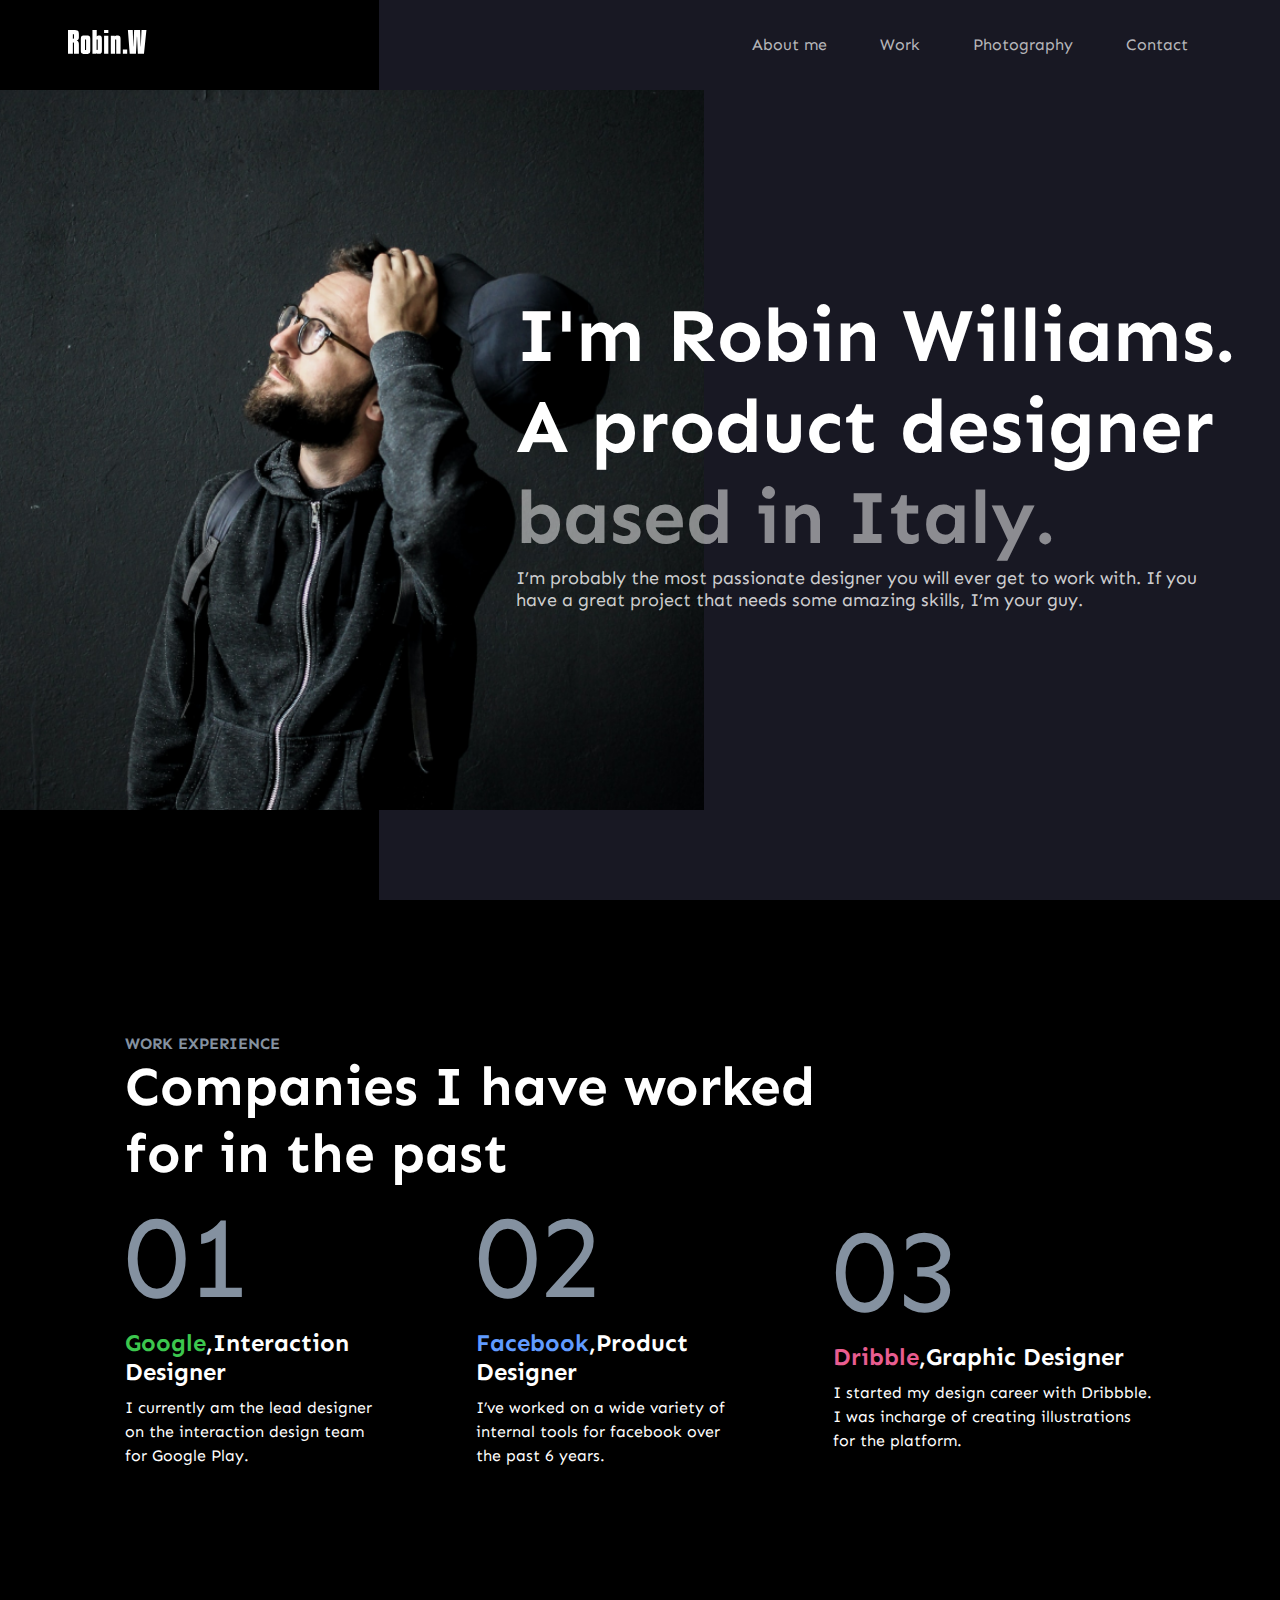
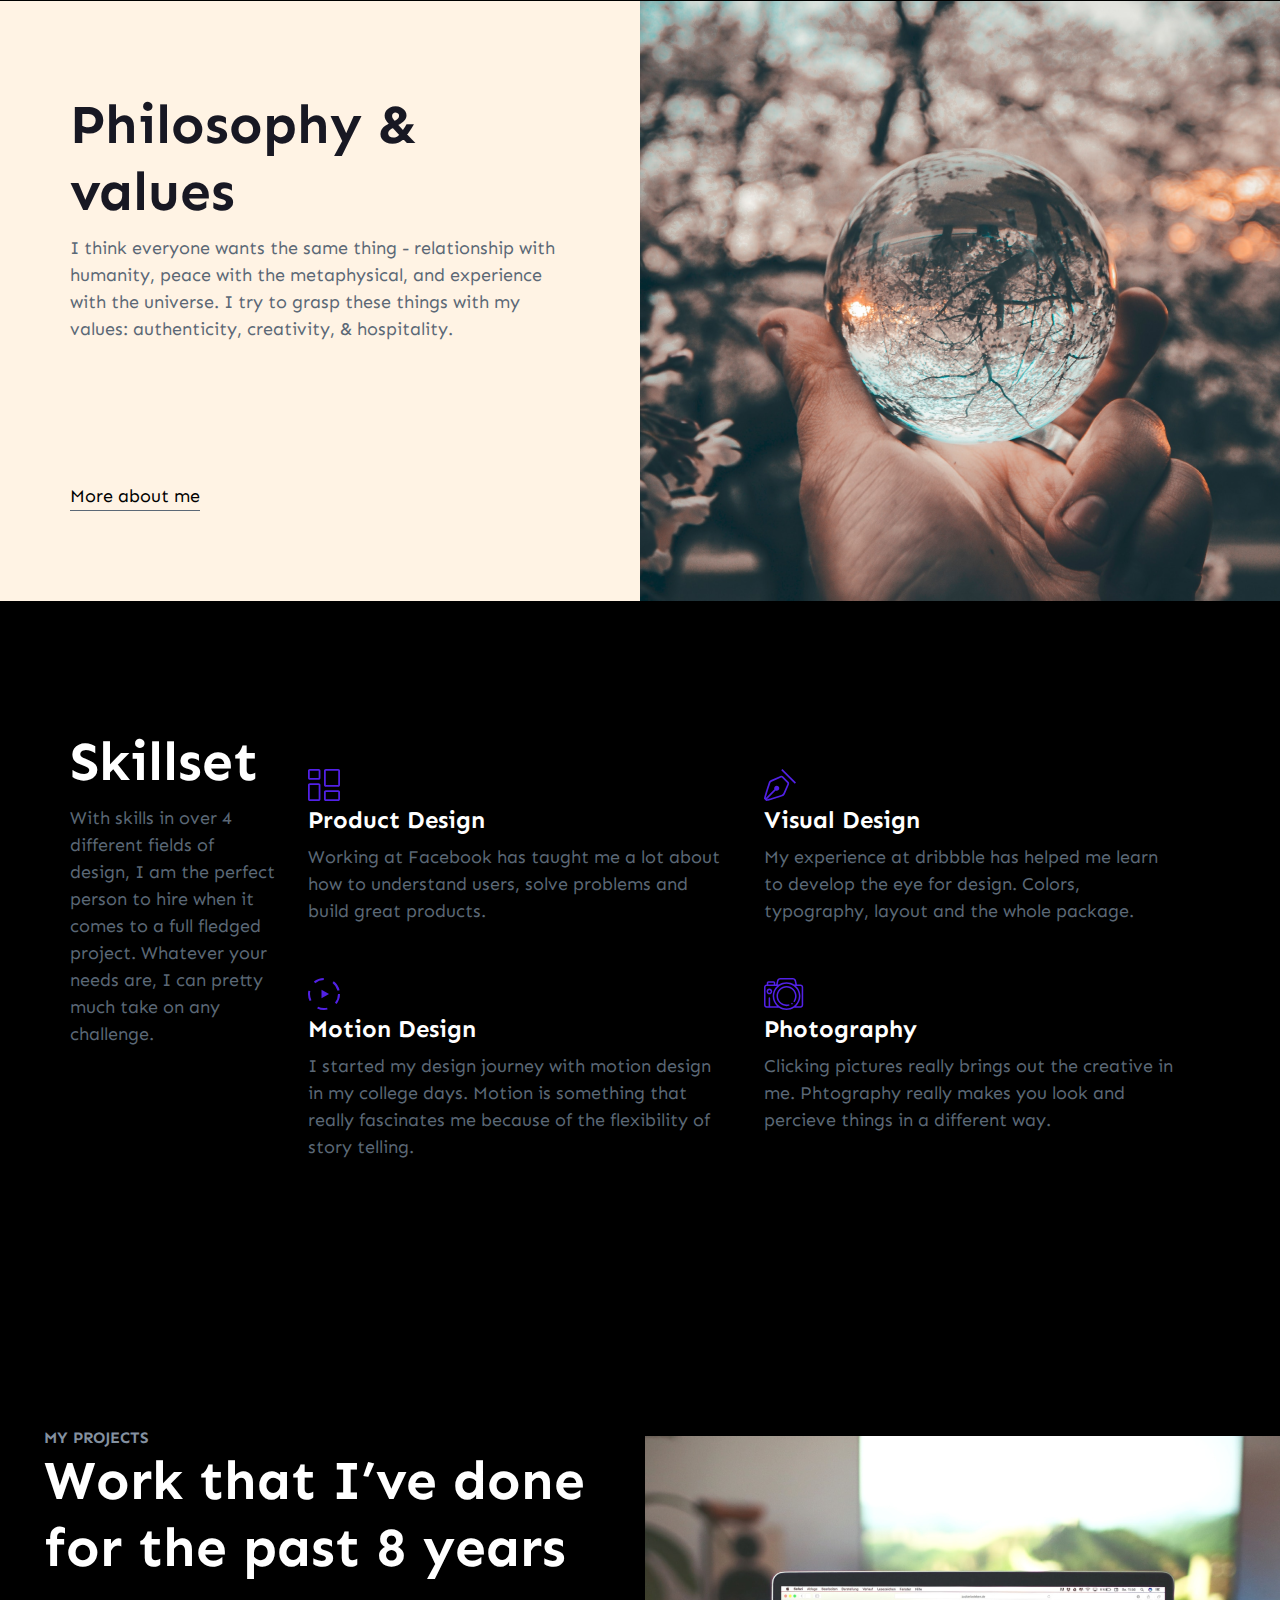
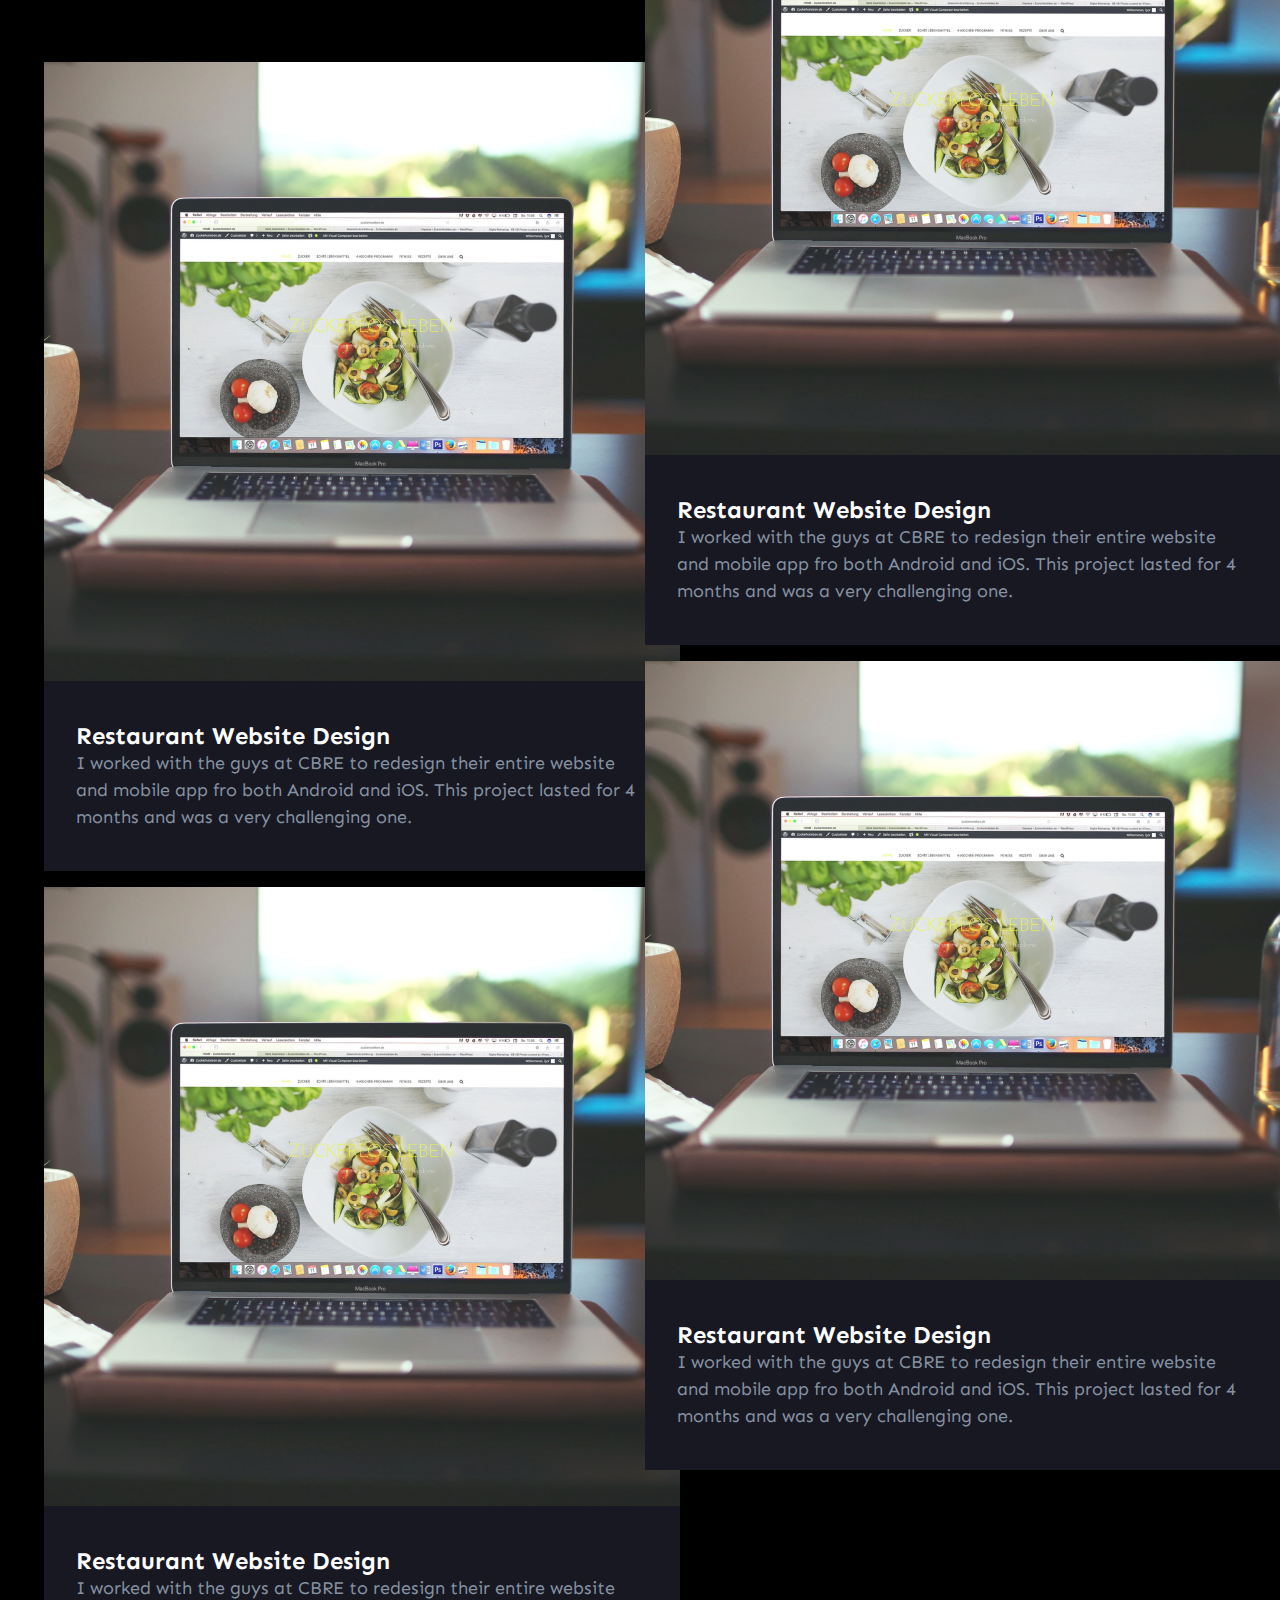
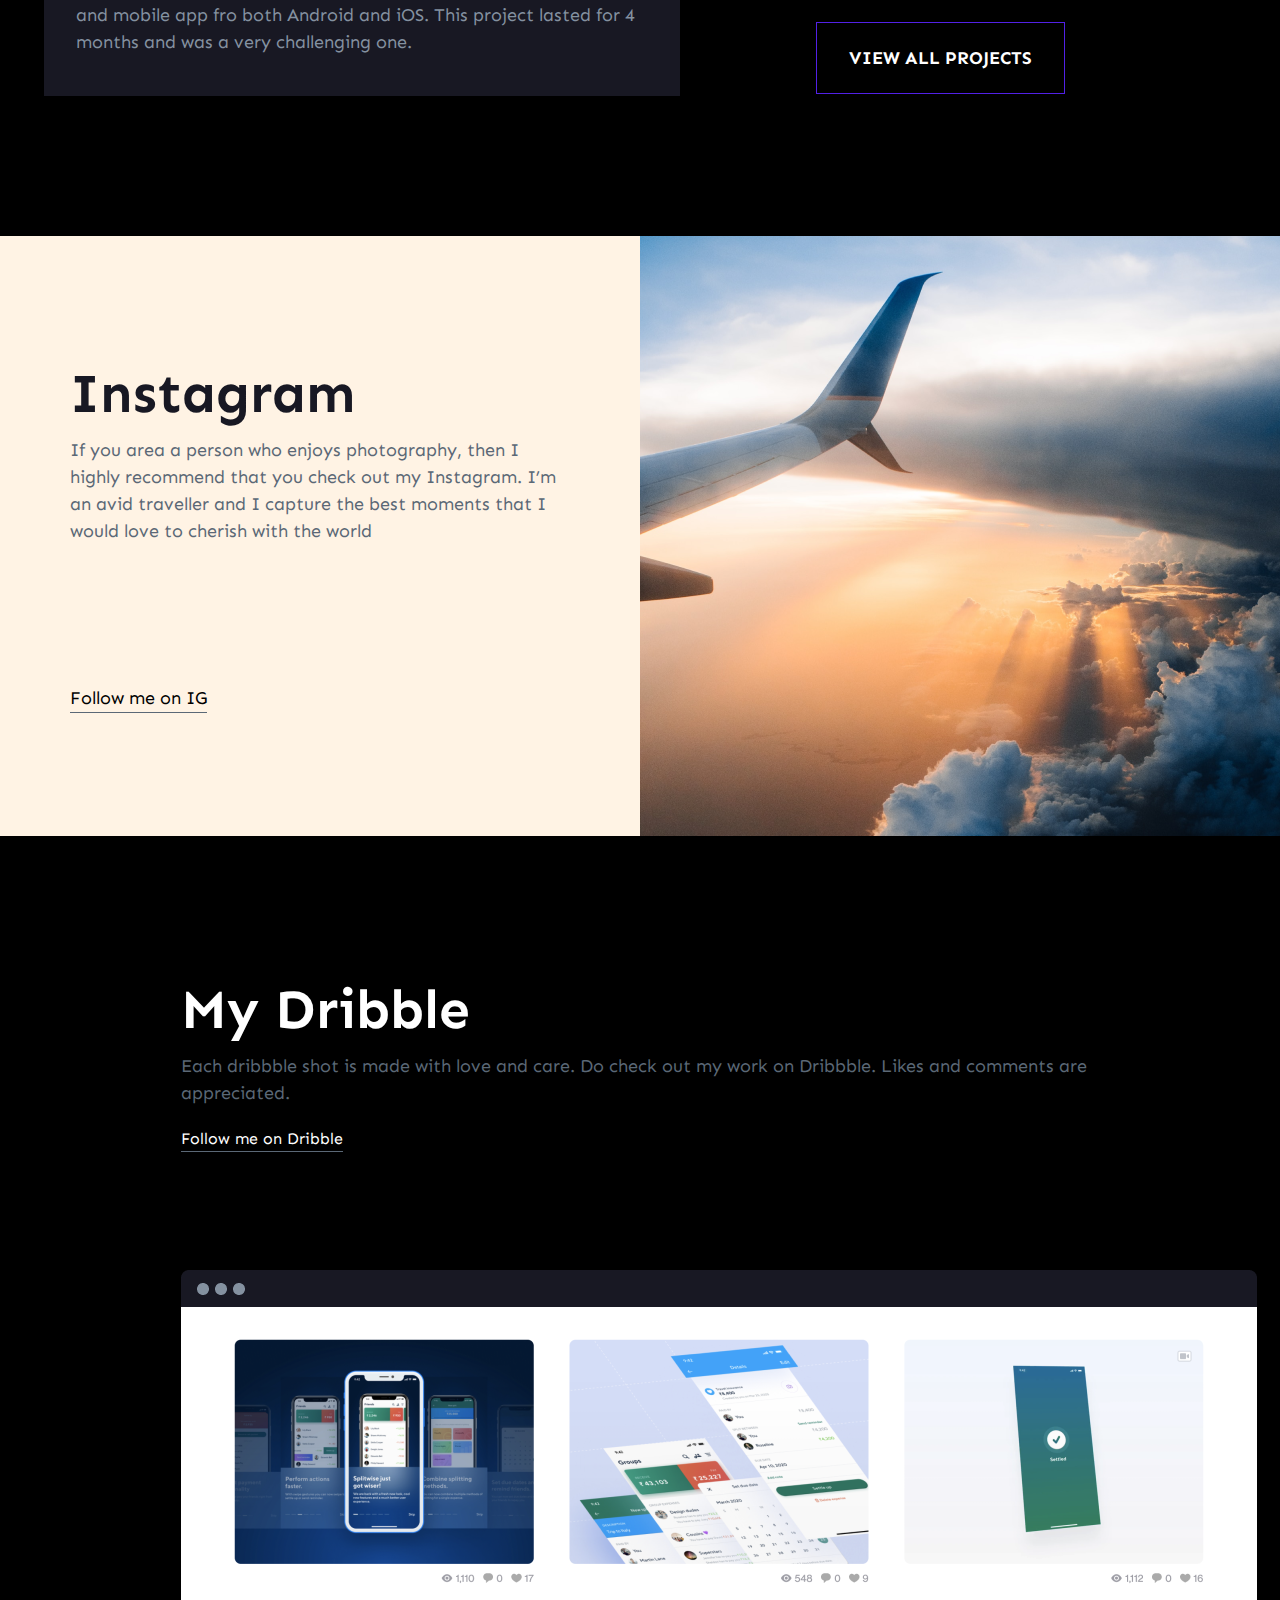
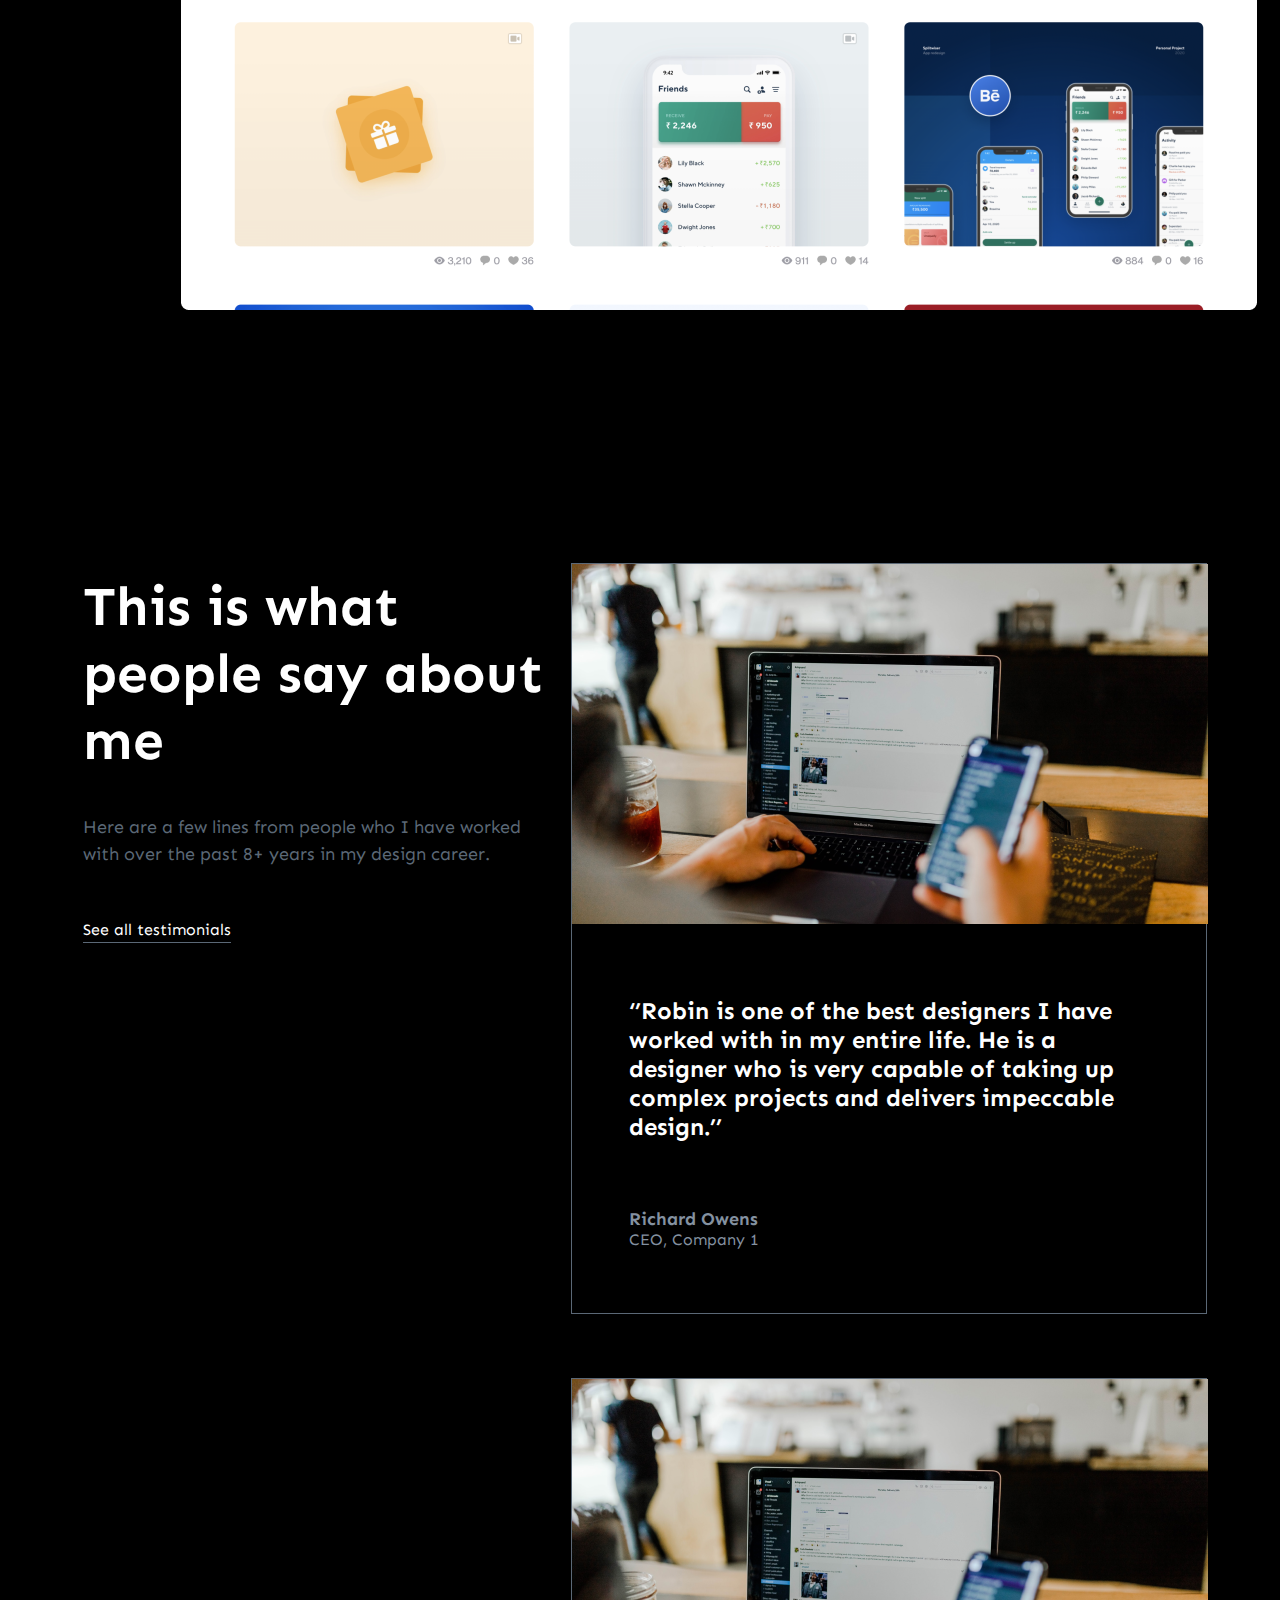
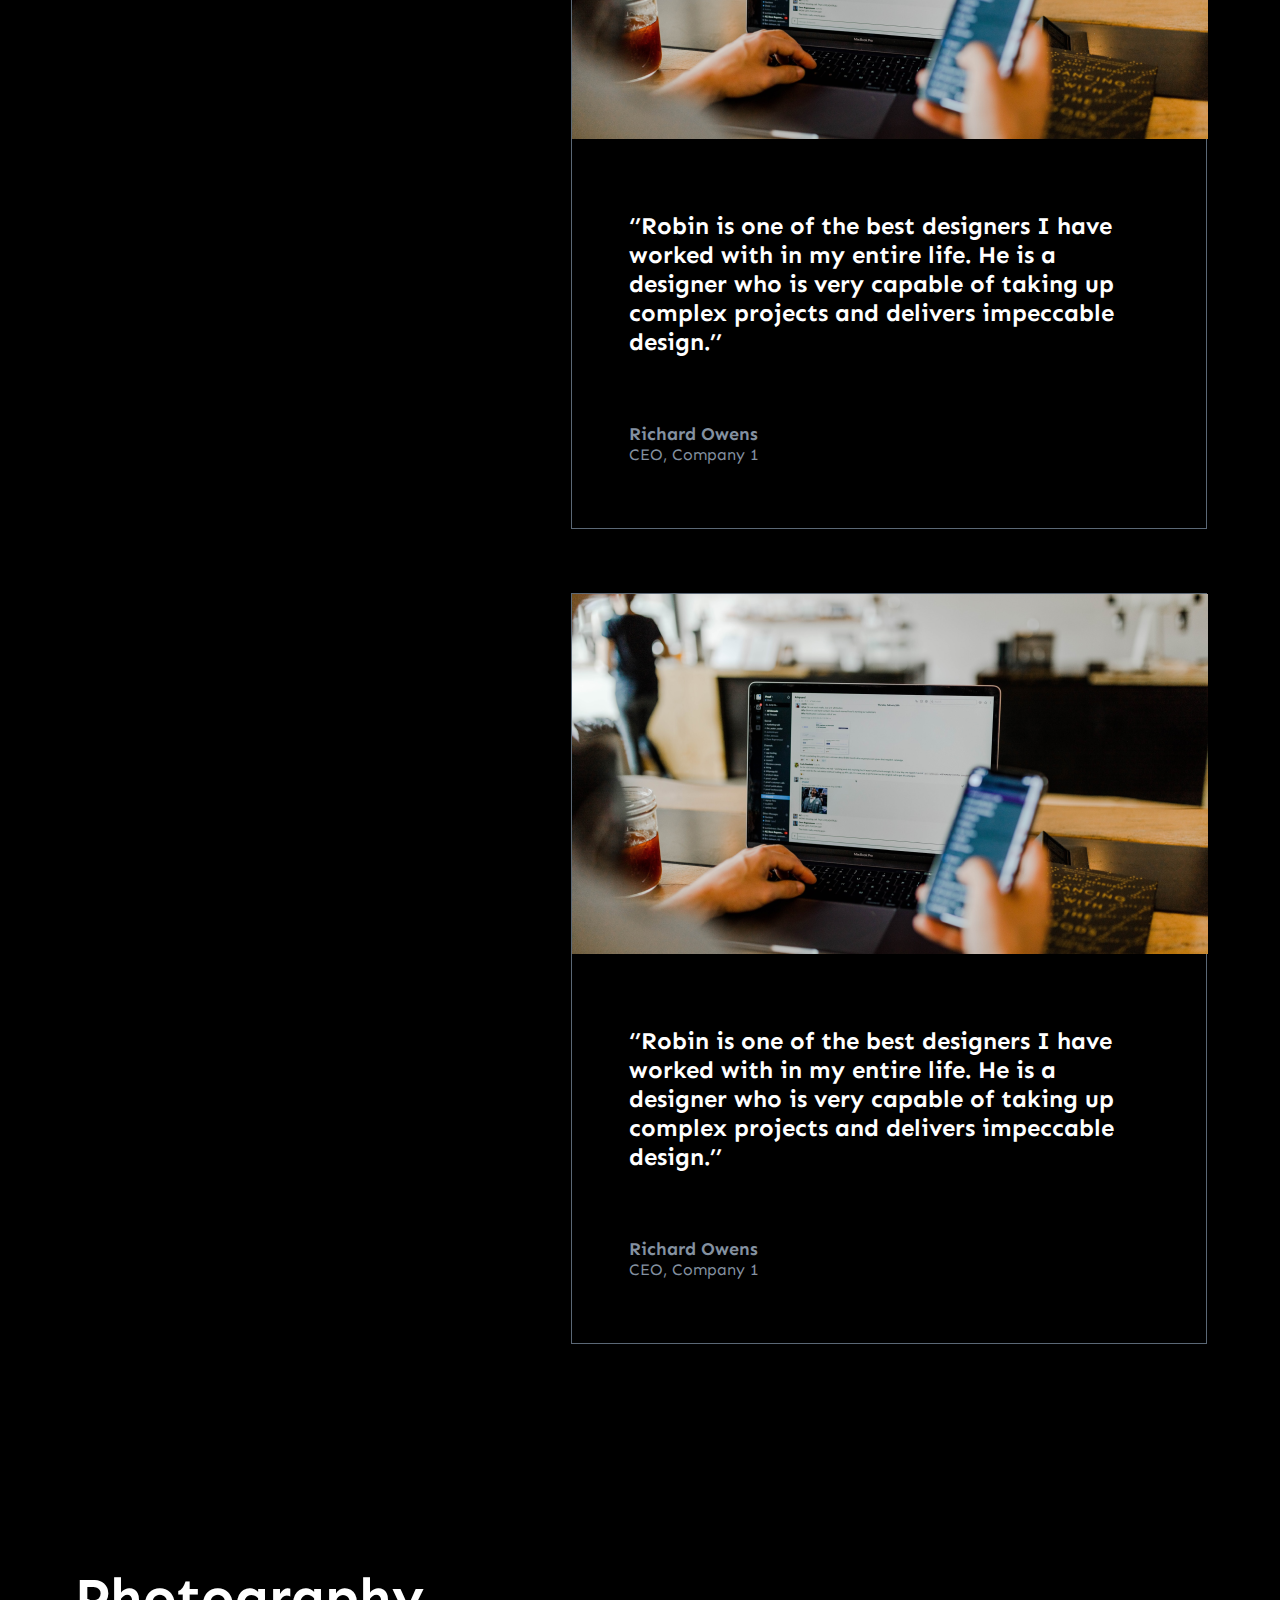
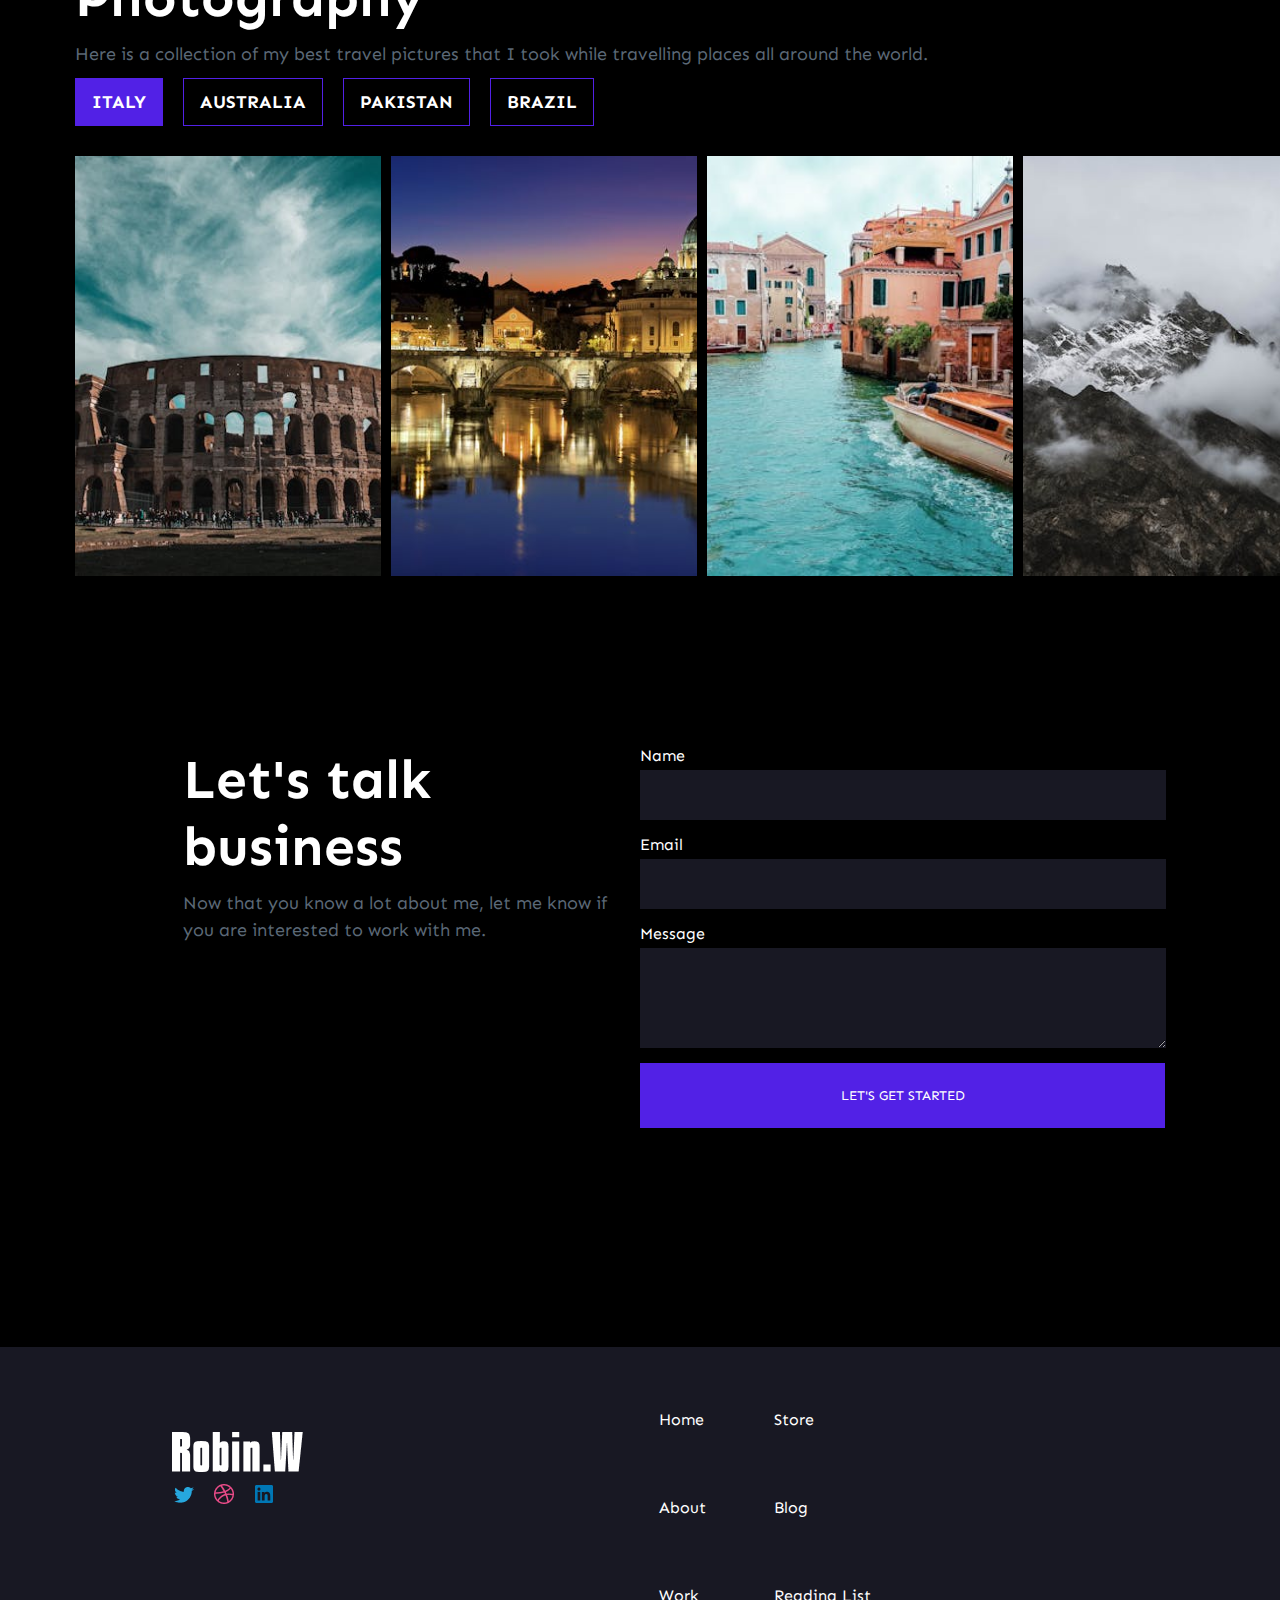
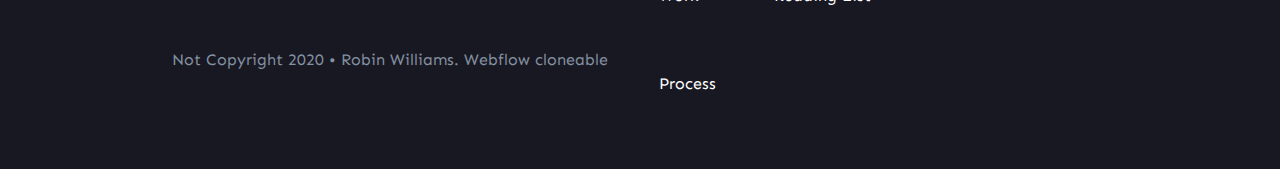
<file: index.html>
<!DOCTYPE html>
<html lang="en">
<head>
    <meta charset="UTF-8">
    <meta name="viewport" content="width=device-width, initial-scale=1.0">
    <title>Portfolio Page</title>
    <link rel="stylesheet" href="styles.css">
    <link rel="stylesheet" href="https://cdnjs.cloudflare.com/ajax/libs/font-awesome/6.5.2/css/all.min.css" integrity="sha512-SnH5WK+bZxgPHs44uWIX+LLJAJ9/2PkPKZ5QiAj6Ta86w+fsb2TkcmfRyVX3pBnMFcV7oQPJkl9QevSCWr3W6A==" crossorigin="anonymous" referrerpolicy="no-referrer" />
</head>
<body>
    <div class="outer">
        <header>
            <a href="index.html"><img src="images/logo.svg" alt="Logo"></a>
            <nav>
                <a href="#">About me</a>
                <a href="work.html">Work</a>
                <a href="#">Photography</a>
                <a href="#">Contact</a>
            </nav>
        </header>
<!-- ************************************ -->
        <section class="" id="hero">
            <div class="hero-left"></div>
            <div class="hero-right">
                <div class="hero-content">
                    <h1>I'm Robin Williams.<br>A product designer<br><span>based in Italy.</span></h1>
                    <p>I’m probably the most passionate designer you will ever get to work with. If you have a great project that needs some amazing skills, I’m your guy.</p>
                </div>
            </div>
        </section>
<!-- ************************************ -->
        <section id="feature_section">
            <h3 class="second-tagline">WORK EXPERIENCE</h2>
            <h2 class="h2_white">Companies I have worked<br>for in the past</h2>
            <div class="features">
                <div class="features-one">
                    <p class="number">01</p>
                    <h3 class="feature-heading"><span style="color: rgba(60, 199, 78, 1);">Google</span>,Interaction Designer</h3>
                    <p class="features-p">I currently am the lead designer on the interaction design team for Google Play.</p>
                </div>
                <div class="feature-two">
                    <p class="number">02</p>
                    <h3 class="feature-heading"><span style="color: rgba(96, 155, 255, 1);">Facebook</span>,Product Designer</h3>
                    <p class="features-p">I’ve worked on a wide variety of internal tools for facebook over the past 6 years.</p>
                </div>
                <div class="feature-three">
                    <p class="number">03</p>
                    <h3 class="feature-heading"><span style="color: rgba(233, 93, 144, 1);">Dribble</span>,Graphic Designer</h3>
                    <p class="features-p">I started my design career with Dribbble. I was incharge of creating illustrations for the platform.</p>
                </div>
            </div>
        </section>
<!-- ************************************ -->
        <section id="feature_image">
            <div class="feature_image_left">
                <h2 class="h2_black">Philosophy & values</h2>
                <p class="feature_image_p">I think everyone wants the same thing - relationship with humanity, peace with the metaphysical, and experience with the universe. I try to grasp these things with my values: authenticity, creativity, & hospitality.</p>
                <button class="feature_image_button">More about me</button>
            </div>
            <div class="feature_image_right"></div>            
        </section>
<!-- ************************************ -->
        <section id="skillset">
            <div class="skillset_left">
                <h2 class="h2_white">Skillset</h2>
                <p class="feature_image_p">With skills in over 4 different fields of design, I am the perfect person to hire when it comes to a full fledged project. Whatever your needs are, I can pretty much take on any challenge.</p>
            </div>
            <div class="skillset_right">
                <div class="skill">
                    <img src="images/cross.svg" alt="">
                    <h3 class="h3_white">Product Design</h3>
                    <p class="feature_image_p">Working at Facebook has taught me a lot about how to understand users, solve problems and build great products.</p>
                </div>
                <div class="skill">
                    <img src="images/pen.svg" alt="">
                    <h3 class="h3_white">Visual Design</h3>
                    <p class="feature_image_p">My experience at dribbble has helped me learn to develop the eye for design. Colors, typography, layout and the whole package.</p>
                </div>
                <div class="skill">
                    <img src="images/video.svg" alt="">
                    <h3 class="h3_white">Motion Design</h3>
                    <p class="feature_image_p">I started my design journey with motion design in my college days. Motion is something that really fascinates me because of the flexibility of story telling. </p>
                </div>
                <div class="skill">
                    <img src="images/camera.svg" alt="">
                    <h3 class="h3_white">Photography</h3>
                    <p class="feature_image_p">Clicking pictures really brings out the creative in me. Phtography really makes you look and percieve things in a different way.</p>
                </div>
            </div>                    
        </section>
<!-- ************************************ -->
                <section id="projects">
            <div class="projects_left">
                <p class="second-tagline">MY PROJECTS</p>
                <h2 class="h2_white">Work that I’ve done for the past 8 years</h2>
                <span class="individual_project">
                    <img src="images/project1.png" alt="">
                    <div>
                        <h3>Restaurant Website Design</h3>
                        <p>I worked with the guys at CBRE to redesign their entire website and mobile app fro both Android and iOS. This project lasted for 4 months and was a very challenging one.</p>
                    </div>
                </span>
                <span class="individual_project">
                    <img src="images/project1.png" alt="">
                    <div>
                        <h3>Restaurant Website Design</h3>
                        <p>I worked with the guys at CBRE to redesign their entire website and mobile app fro both Android and iOS. This project lasted for 4 months and was a very challenging one.</p>
                    </div>
                </span>
            </div>
            <div class="projects_right">
                <span class="individual_project">
                    <img src="images/project1.png" alt="">
                    <div>
                        <h3>Restaurant Website Design</h3>
                        <p>I worked with the guys at CBRE to redesign their entire website and mobile app fro both Android and iOS. This project lasted for 4 months and was a very challenging one.</p>
                    </div>
                </span>
                <span class="individual_project">
                    <img src="images/project1.png" alt="">
                    <div>
                        <h3>Restaurant Website Design</h3>
                        <p>I worked with the guys at CBRE to redesign their entire website and mobile app fro both Android and iOS. This project lasted for 4 months and was a very challenging one.</p>
                    </div>
                </span>
                <button>VIEW ALL PROJECTS</button>
            </div>
        </section>
<!-- ************************************ -->
        <section id="feature_image_two">
            <div class="feature_image_left">
                <h2 class="h2_black">Instagram</h2>
                <p class="feature_image_p">If you area a person who enjoys photography, then I highly recommend that you check out my Instagram. I’m an avid traveller and I capture the best moments that I would love to cherish with the world</p>
                <button class="feature_image_button">Follow me on IG</button>
            </div>
            <div class="feature_image_right_two"></div>            
        </section>
<!-- ************************************ -->
        <section id="dribble">
            <h2 class="h2_white">My Dribble</h2>
            <p class="dribble_p">Each dribbble shot is made with love and care. Do check out my work on Dribbble. Likes and comments are appreciated.</p>
            <button class="dribble_button">Follow me on Dribble</button>
            <img src="images/dribble.png" alt="">
        </section>
<!-- ************************************ -->
        <section id="testimonials">
            <div class="testimonials_left">
                <h2 class="h2_white">This is what people say about me</h2>
                <p class="dribble_p">Here are a few lines from people who I have worked with over the past 8+ years in my design career.</p>
                <button class="dribble_button">See all testimonials</button>
            </div>
            <div class="testimonials_right">
                <div class="testimonial_box">
                    <img src="images/test1.png" alt="">
                    <span class="testimonial_text">
                        <h3 class="testimonial_h3">‘’Robin is one of the best designers I have worked with in my entire life. He is a designer who is very capable of taking up complex projects and delivers impeccable design.’’</h3>
                        <p class="testimonial_person">Richard Owens</p>
                        <p class="testimonial_position">CEO, Company 1</p>
                    </span>
                </div>
                <div class="testimonial_box">
                    <img src="images/test1.png" alt="">
                    <span class="testimonial_text">
                        <h3 class="testimonial_h3">‘’Robin is one of the best designers I have worked with in my entire life. He is a designer who is very capable of taking up complex projects and delivers impeccable design.’’</h3>
                        <p class="testimonial_person">Richard Owens</p>
                        <p class="testimonial_position">CEO, Company 1</p>
                    </span>
                </div>
                <div class="testimonial_box">
                    <img src="images/test1.png" alt="">
                    <span class="testimonial_text">
                        <h3 class="testimonial_h3">‘’Robin is one of the best designers I have worked with in my entire life. He is a designer who is very capable of taking up complex projects and delivers impeccable design.’’</h3>
                        <p class="testimonial_person">Richard Owens</p>
                        <p class="testimonial_position">CEO, Company 1</p>
                    </span>
                </div>
                
            </div>
        </section>
<!-- ************************************ -->
        <section id="photography">
            <h2 class="h2_white">Photography</h2>
            <p class="dribble_p">Here is a collection of my best travel pictures that I took while travelling places all around the world. </p>
            <div class="location_tabs">
                <button id="defaultOpen" class="locations" onclick="showImages(0)">ITALY</button>
                <button class="locations" onclick="showImages(1)">AUSTRALIA</button>
                <button class="locations" onclick="showImages(2)">PAKISTAN</button>
                <button class="locations" onclick="showImages(3)">BRAZIL</button>
            </div>
            <div id="italy" class="location_images">
                <img src="images/i1.jpg" alt="">
                <img src="images/i2.jpg" alt="">
                <img src="images/i3.jpg" alt="">
                <img src="images/i4.jpg" alt="">
            </div>
            <div id="australia" class="location_images">
                <img src="images/a1.jpg" alt="">
                <img src="images/a2.jpg" alt="">
                <img src="images/a3.jpg" alt="">
                <img src="images/a4.jpg" alt="">
            </div>
            <div id="pakistan" class="location_images">
                <img src="images/p1.jpg" alt="">
                <img src="images/p2.jpg" alt="">
                <img src="images/p3.jpg" alt="">
                <img src="images/p4.jpg" alt="">
            </div>
            <div id="brazil" class="location_images">
                <img src="images/b1.jpg" alt="">
                <img src="images/b2.jpg" alt="">
                <img src="images/b3.jpg" alt="">
                <img src="images/b4.jpg" alt="">
            </div>
        </section>
<!-- ************************************ -->
        <section id="talk">
            <div class="talk_left">
                <h2 class="h2_white">Let's talk business</h2>
                <p class="dribble_p">Now that you know a lot about me, let me know if you are interested to work with me.</p>
            </div>
            <div class="talk_right">
                <form action="" class="talk_right_form">
                    <span>
                        <label for="">Name</label>
                        <input type="text">
                    </span>
                    <span>
                        <label for="">Email</label>
                        <input type="email">
                    </span>
                    <span>
                        <label for="">Message</label>
                        <textarea name="" id="" cols="30" rows="10"></textarea>
                    </span>
                    <button>LET'S GET STARTED</button>
                </form>
            </div>
        </section>
<!-- ************************************ -->

        <section id="footer">
            <div class="footer_left">
                <img src="images/Vector.png" alt="">
                <img class="icons" src="images/icons.png" alt="">
                <p class="copyright">Not Copyright 2020 • Robin Williams. Webflow cloneable</p>
            </div>
            <div class="footer_right">
                <span>
                    <nav>
                        <a href="">Home</a>
                        <a href="">About</a>
                        <a href="">Work</a>
                        <a href="">Process</a>
                    </nav>
                </span>
                <span>
                    <nav>
                        <a href="">Store</a>
                        <a href="">Blog</a>
                        <a href="">Reading List</a>
                    </nav>
                </span>
            </div>
        </section>
<!-- ************************************ -->  





    </div>

    <script src="index.js"></script>
</body>
</html>
</file>
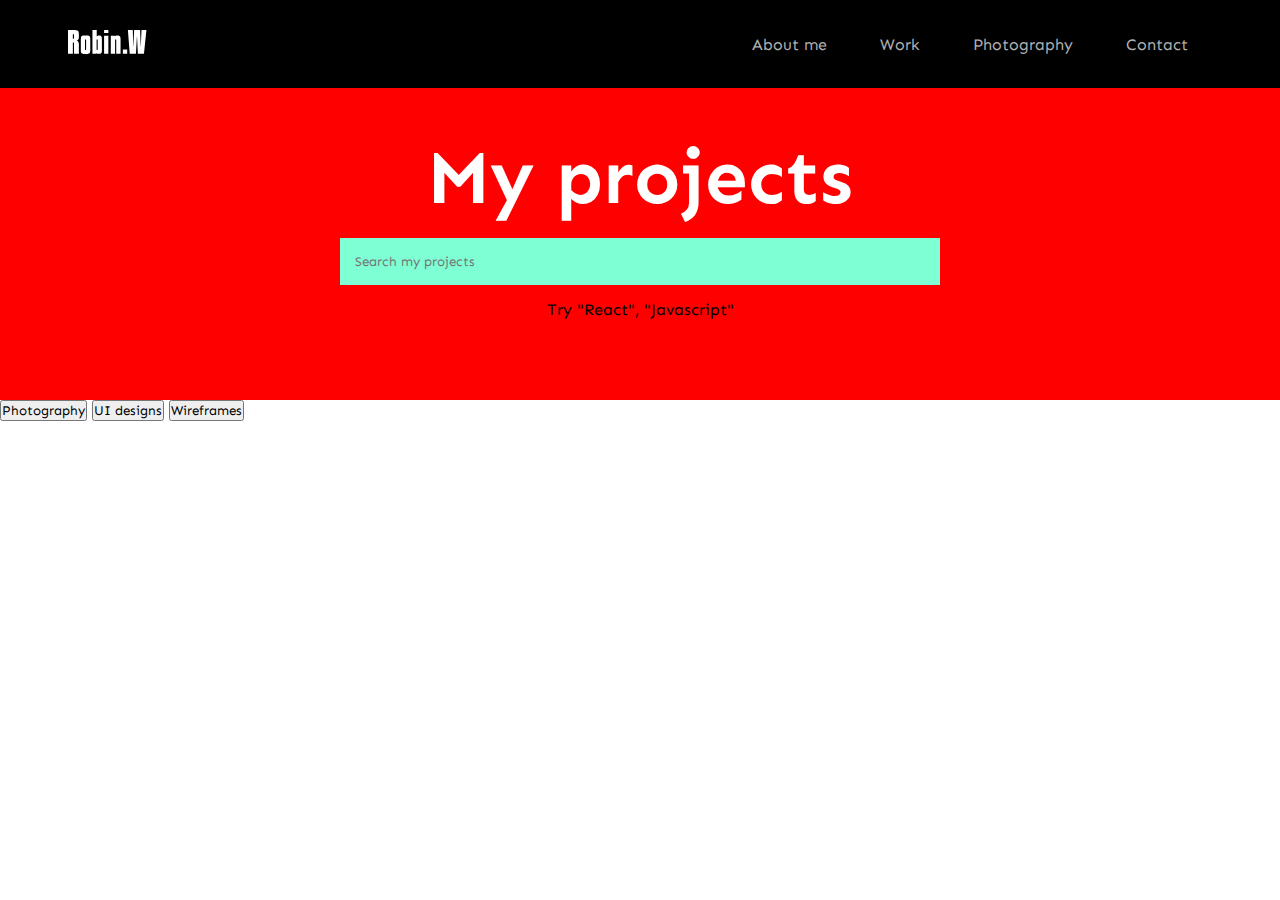
<file: work.html>
<!DOCTYPE html>
<html lang="en">
<head>
    <meta charset="UTF-8">
    <meta name="viewport" content="width=device-width, initial-scale=1.0">
    <title>My Work</title>
    <link rel="stylesheet" href="styles.css">
</head>
<body>
    <div class="outer">
        <header style="background-color: black;">
            <a href="index.html"><img src="images/logo.svg" alt="Logo"></a>
            <nav>
                <a href="#">About me</a>
                <a href="#">Work</a>
                <a href="#">Photography</a>
                <a href="#">Contact</a>
            </nav>
        </header>
    </div>
    <div id="work_hero">
        <h1>My projects</h1>
        <input type="search" placeholder="Search my projects">
        <p>Try "React", "Javascript"</p>
    </div>
    <div id="work_buttons">
        <button>Photography</button>
        <button>UI designs</button>
        <button>Wireframes</button>
    </div>
    
</body>
</html>
</file>
<file: styles.css>
@import url("https://fonts.googleapis.com/css2?family=Sen:wght@400..800&display=swap");

* {
  margin: 0;
  padding: 0;
  box-sizing: border-box;
  font-family: "Sen", sans-serif;
}

.outer {
  width: 100%;
  max-width: 1920px;
  /* padding: 40px 72px;  */
  background-color: rgba(0, 0, 0, 1);
  display: flex;
  flex-direction: column;
  align-items: center;
  justify-content: center;
  position: relative;
}

header {
  display: flex;
  align-items: center;
  justify-content: space-between;
  width: inherit;
  height: 88px;
  padding: 0 68px;
  position: absolute;
  top: 0;
  left: 0;
  right: 0;
  margin: 0 auto;
  z-index: 2;
}

#hero {
  width: inherit;
  height: 100vh;
  display: flex;
  align-items: center;
  justify-content: flex-end;
  /* background-color: red; */
  position: relative;
  z-index: 0;
}

.hero-left {
  background: url(images/hero.png);
  background-position: center;
  background-repeat: no-repeat;
  background-size: cover;
  width: 55vw;
  height: 80vh;
  position: absolute;
  left: 0;
  z-index: 1;
}

.hero-right {
  background-color: rgba(24, 24, 35, 1);
  height: inherit;
  display: flex;
  align-items: center;
  justify-content: center;
  padding-left: 137px;
  padding-right: 44px;
}

.hero-content {
  width: 720px;
  position: relative;
  z-index: 2;
}

h1 {
  font-weight: 700;
  font-size: 76px;
  color: rgba(255, 255, 255, 1);
}

.hero-content h1 span {
  color: rgba(255, 255, 255, 0.5);
}

.hero-content p {
  font-weight: 400;
  font-size: 18px;
  color: rgba(255, 255, 255, 0.8);
  margin-top: 4px;
}

nav a {
  font-weight: 400;
  font-size: 16px;
  color: rgba(255, 255, 255, 0.7);
  text-decoration: none;
  padding: 32px 24px;
}

nav a:hover {
  color: rgba(255, 255, 255, 1);
  background-color: rgba(82, 33, 230, 1);
  font-weight: 700;
}

#feature_section {
  height: 701px;
  width: 100%;
  background-color: black;
  display: flex;
  flex-direction: column;
  align-items: flex-start;
  justify-content: center;
  padding: 125px;
}

.second-tagline {
  color: rgba(132, 145, 160, 1);
  font-weight: 700;
  font-size: 16px;
}

.h2_white {
  font-weight: 700;
  font-size: 55px;
  color: rgba(255, 255, 255, 1);
}

.h2_black {
  font-weight: 700;
  font-size: 55px;
  color: rgba(24, 24, 35, 1);
}

.features {
  display: flex;
  align-items: center;
  justify-content: center;
  width: 100%;
  gap: 87px;
}

.number {
  font-size: 117px;
  font-weight: 400;
  color: rgba(132, 145, 160, 1);
}

.feature-heading {
  font-size: 24px;
  font-weight: 700;
  color: rgba(255, 255, 255, 1);
}

.features-p {
  font-size: 16px;
  font-weight: 300;
  color: rgba(255, 255, 255, 1);
  line-height: 150%;
  margin-top: 10px;
}

#feature_image {
  display: flex;
  align-items: center;
  justify-content: center;
  width: inherit;
  height: 600px;
}

.feature_image_left {
  width: 50%;
  height: inherit;
  background-color: rgba(255, 243, 228, 1);
  display: flex;
  flex-direction: column;
  align-items: flex-start;
  justify-content: center;
  padding: 125px 70px;
}

.feature_image_right {
  width: 50%;
  height: inherit;
  background: url(images/featured.png);
  background-position: center;
  background-repeat: no-repeat;
  background-size: cover;
}

.feature_image_p {
  font-size: 18px;
  font-weight: 300;
  color: rgba(91, 104, 118, 1);
  margin-top: 10px;
  line-height: 150%;
  margin-bottom: 140px;
}

.feature_image_button {
  color: rgba(0, 0, 0, 1);
  font-size: 18px;
  font-weight: 300;
  color: rgba(0, 0, 0, 1);
  line-height: 150%;
  background-color: rgba(255, 243, 228, 1);
  border: none;
  border-bottom: 1px solid rgba(91, 104, 118, 1);
}

#feature_image_two {
  margin-top: 10px;
  display: flex;
  align-items: center;
  justify-content: center;
  width: inherit;
  height: 600px;
}

.feature_image_right_two {
  width: 50%;
  height: inherit;
  background: url(images/featured2.png);
  background-position: center;
  background-repeat: no-repeat;
  background-size: cover;
}

#skillset {
  display: flex;
  align-items: center;
  justify-content: center;
  padding: 127px 70px 118px 70px;
}

.skillset_left {
  width: 20%;
}

.skillset_right {
  width: 90%;
  display: flex;
  align-items: center;
  justify-content: center;
  flex-wrap: wrap;
  gap: 40px;
}

.skill {
  width: 416px;
  height: 169px;
}

.h3_white {
  font-weight: 700;
  font-size: 24px;
  color: rgba(255, 255, 255, 1);
}

#dribble {
  display: flex;
  flex-direction: column;
  align-items: flex-start;
  justify-content: center;
  width: inherit;
  height: 1213px;
  background-color: black;
  padding: 123px 181px;
}

.dribble_button {
  font-size: 16px;
  font-weight: 300;
  color: white;
  line-height: 150%;
  background-color: transparent;
  border: none;
  border-bottom: 1px solid rgba(91, 104, 118, 1);
  margin-bottom: 118px;
  margin-top: 20px;
}

.dribble_p {
  font-size: 18px;
  font-weight: 300;
  color: rgba(91, 104, 118, 1);
  margin-top: 10px;
  line-height: 150%;
}

#testimonials {
  display: flex;
  align-items: flex-start;
  justify-content: center;
  width: inherit;
  height: 2675px;
  background-color: transparent;
  padding: 114px 73px;
}

.testimonials_left {
  display: flex;
  flex-direction: column;
  align-items: flex-start;
  justify-content: center;
  gap: 30px;
  padding: 10px;
}

.testimonials_right {
  display: flex;
  flex-direction: column;
  align-items: flex-start;
  justify-content: center;
  gap: 64px;
}

.testimonial_h3 {
  font-size: 24px;
  font-weight: 700;
  color: rgba(255, 255, 255, 1);
}

.testimonial_person {
  font-size: 18px;
  font-weight: 700;
  color: rgba(132, 145, 160, 1);
  margin-top: 67px;
}

.testimonial_position {
  font-size: 16px;
  font-weight: 300;
  color: rgba(132, 145, 160, 1);
}

.testimonial_text {
  padding: 64px 57px;
}

.testimonial_box {
  display: flex;
  flex-direction: column;
  align-items: flex-start;
  justify-content: space-between;
  background-color: transparent;
  width: 636px;
  height: 751px;
  border: 1px solid rgba(91, 104, 118, 1);
}

#photography {
  display: flex;
  flex-direction: column;
  align-items: flex-start;
  justify-content: center;
  width: inherit;
  /* height: 959px; */
  background-color: black;
  padding: 40px 75px;
  overflow: hidden;
}

.location_tabs {
  display: flex;
  align-items: center;
  justify-content: center;
  gap: 20px;
  margin-top: 10px;
}

.locations {
  background-color: transparent;
  color: white;
  font-size: 18px;
  font-weight: 700;
  border: 1px solid rgba(82, 33, 230, 1);
  padding: 12px 16px;
}

.locations:hover,
.locations.active {
  background-color: rgba(82, 33, 230, 1);
}

.location_images {
  display: none;
  align-items: center;
  justify-content: center;
  gap: 10px;
  margin-top: 30px;
  overflow: hidden;
}

.location_images img {
  width: 306px;
  height: 420px;
  object-fit: cover;
  object-position: center;
  transition: all 0.4 ease-in-out;
}

.location_images img:hover {
  transform: scale(1.05);
}

#talk {
  width: inherit;
  height: 731px;
  background-color: black;
  display: flex;
  align-items: flex-start;
  justify-content: center;
  padding: 130px 183px;
}

.talk_left {
  display: flex;
  flex-direction: column;
  align-items: flex-start;
  justify-content: center;
  width: 50%;
}

.talk_right {
  width: 50%;
}

.talk_right_form {
  display: flex;
  flex-direction: column;
  align-items: flex-start;
  justify-content: center;
  width: 100%;
}

.talk_right_form span {
  display: flex;
  flex-direction: column;
  align-items: flex-start;
  justify-content: center;
  margin-bottom: 15px;
  width: 100%;
  gap: 5px;
}

.talk_right_form span label {
  color: rgb(255, 255, 255);
  font-size: 16px;
  font-weight: 300;
}

.talk_right_form span input {
  width: inherit;
  background-color: rgba(24, 24, 35, 1);
  width: 526px;
  height: 50px;
  border: none;
}

.talk_right_form span textarea {
  background-color: rgba(24, 24, 35, 1);
  width: 526px;
  height: 100px;
  border: none;
}

.talk_right button {
  background-color: rgba(82, 33, 230, 1);
  padding: 24px 33px;
  color: white;
  border: none;
  width: 525px;
}

#footer {
  width: inherit;
  height: 422px;
  background-color: rgba(24, 24, 35, 1);
  padding: 70px 283px 82px 70px;
  display: flex;
  align-items: center;
  justify-content: center;
}

.footer_left {
  width: 50%;
  height: 100%;
  display: flex;
  flex-direction: column;
  align-items: flex-start;
  justify-content: center;
}

.icons {
  margin-bottom: 142px;
  margin-top: 10px;
}

.copyright {
  font-weight: 300;
  font-size: 16px;
  line-height: 150%;
  color: rgba(132, 145, 160, 1);
}

.footer_right {
  display: flex;
  align-items: flex-start;
  justify-content: flex-start;
  gap: 10px;
}

.footer_right span nav {
  display: flex;
  flex-direction: column;
  align-items: flex-start;
  justify-content: flex-start;
}

.footer_right span nav a {
  font-size: 16px;
  font-weight: 300;
  color: rgba(255, 255, 255, 1);
  line-height: 150%;
  text-decoration: none;
}

#projects {
  width: 100%;
  display: flex;
  align-items: stretch;
  justify-content: center;
  background-color: black;
  gap: 10px;
  padding: 122px 49px;
}

.projects_left,
.projects_right {
  width: 50%;
  height: 100%;
  display: flex;
  flex-direction: column;
  align-items: flex-start;
  justify-content: center;
}

#projects span {
  display: flex;
  flex-direction: column;
  justify-content: center;
  align-items: flex-start;
}

.individual_project {
  width: 636px;
  height: 825px;
}

.individual_project img {
  object-fit: cover;
  width: 636px;
  height: 619px;
}

.individual_project div {
  padding: 40px 32px;
  background-color: rgba(24, 24, 35, 1);
}

.individual_project div h3 {
  color: rgba(255, 255, 255, 1);
  font-size: 24px;
  font-weight: 700;
}

.individual_project div p {
  color: rgba(132, 145, 160, 1);
  font-size: 18px;
  font-weight: 300;
  line-height: 150%;
}

.projects_left h2 {
  margin-bottom: 73px;
}

.projects_right button {
  border: 1px solid rgba(82, 33, 230, 1);
  padding: 24px 32px;
  background-color: black;
  color: white;
  font-size: 18px;
  font-weight: 700;
  margin: 144px auto 0;
}

/***************************************/

#work_hero {
  width: 100%;
  height: 400px;
  background-color: red;
  padding-top: 50px;
  display: flex;
  flex-direction: column;
  align-items: center;
  justify-content: center;
}

#work_hero input {
  width: 600px;
  padding: 15px;
  border: none;
  margin: 15px;
  background-color: aquamarine;
}
</file>
